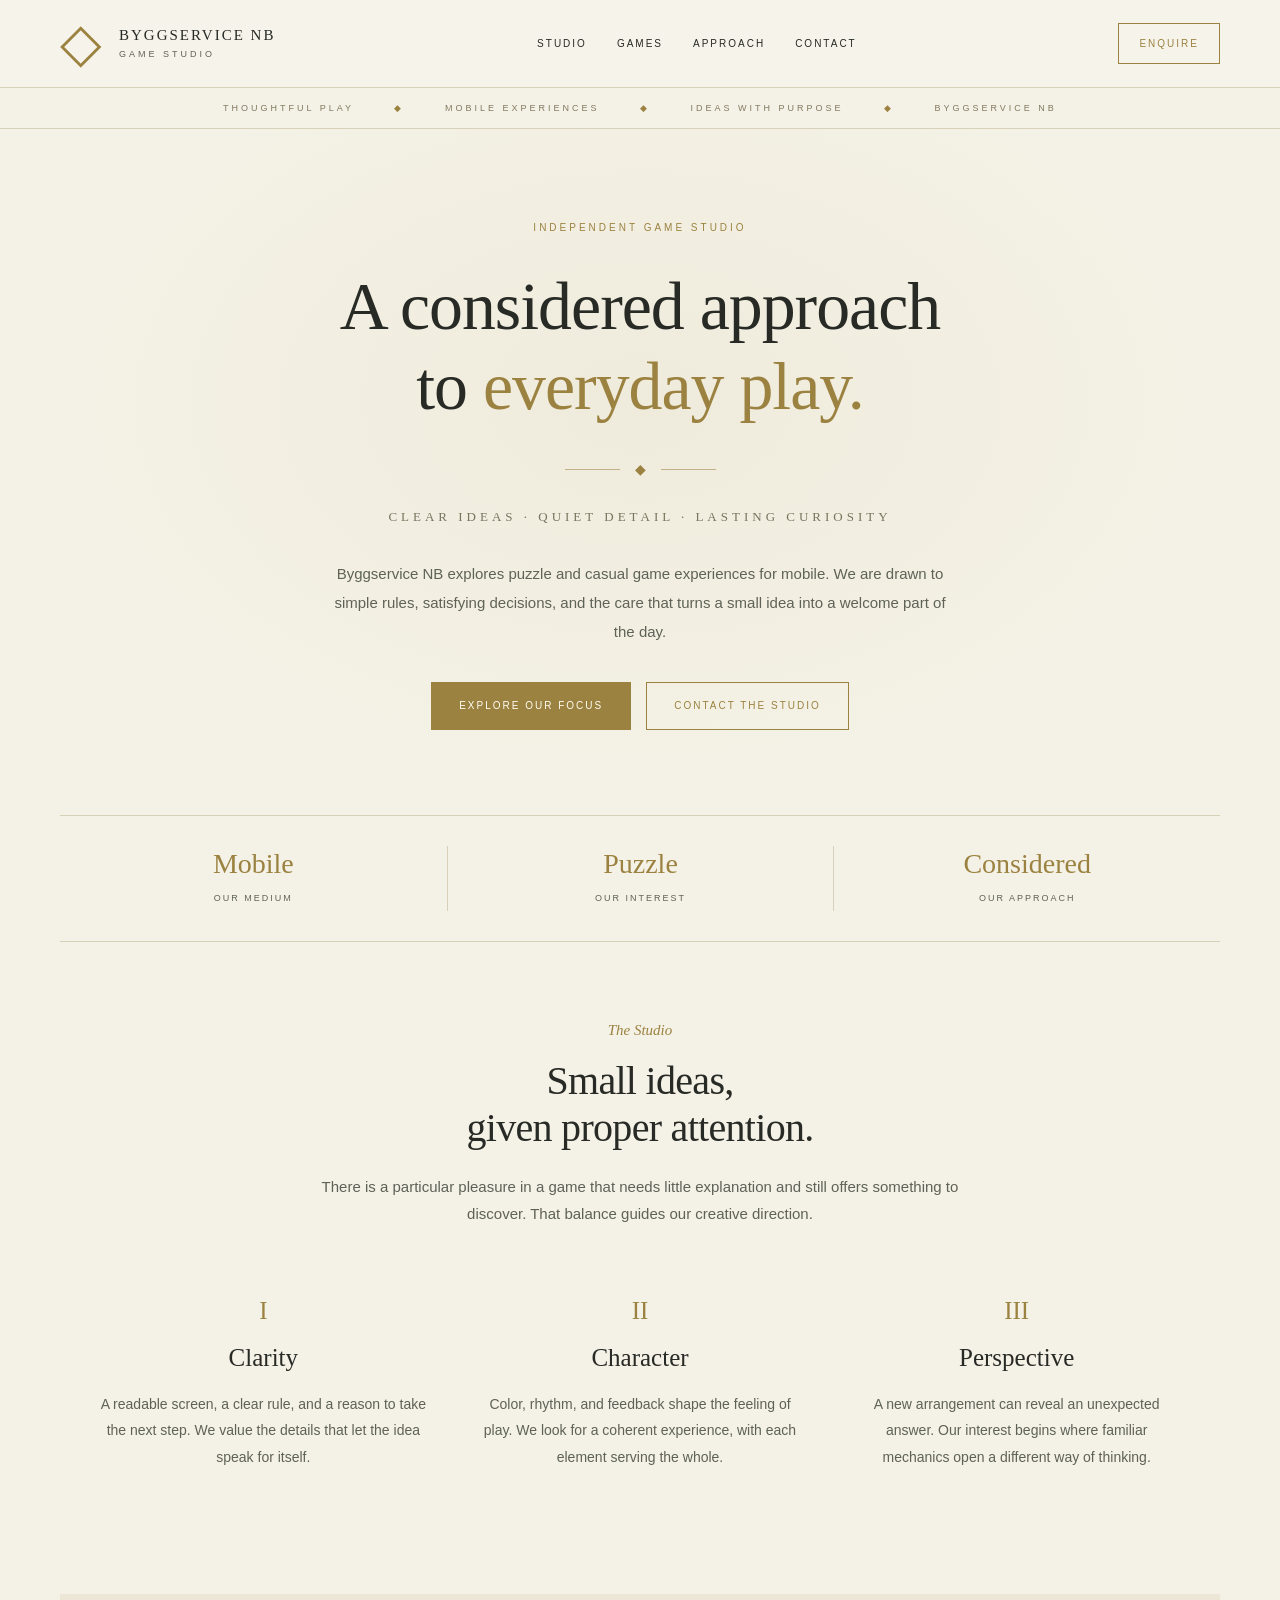
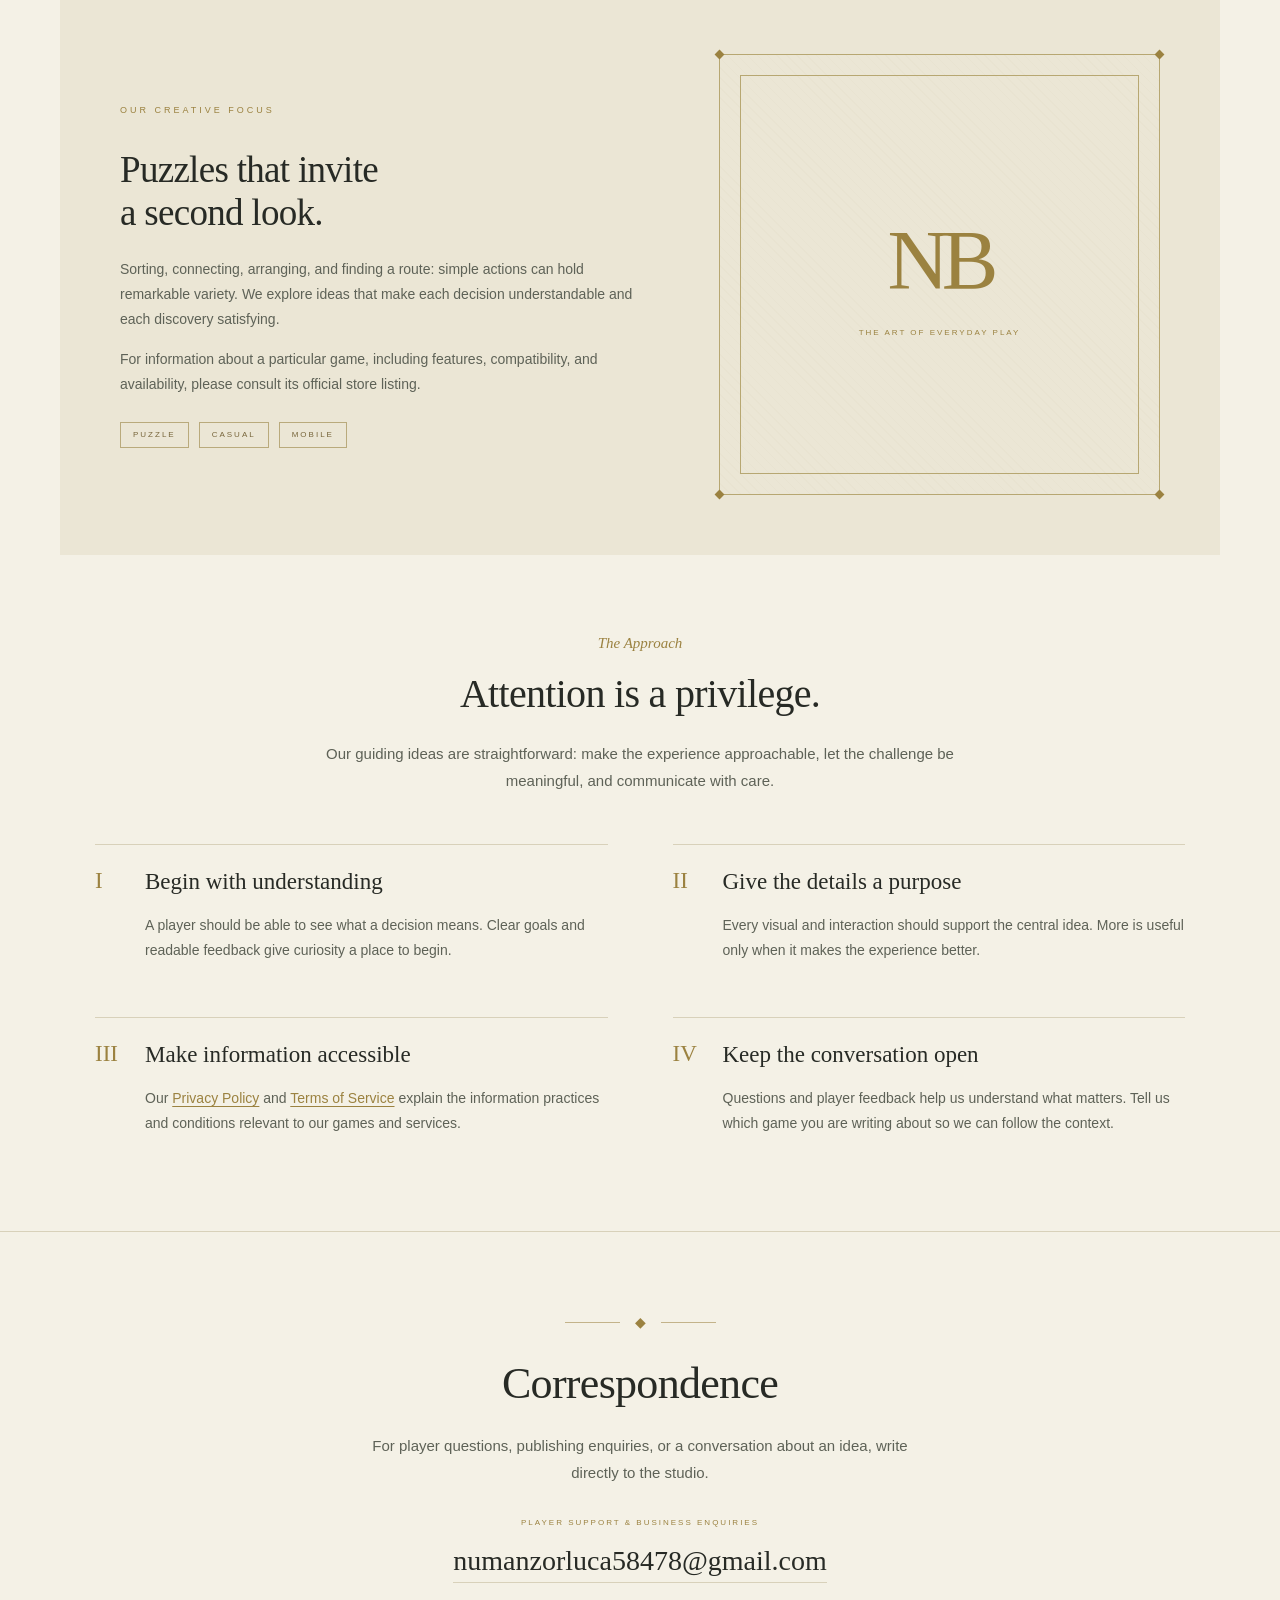
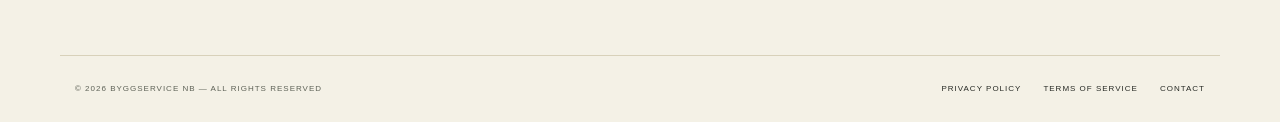
<file: index.html>
<!doctype html><html lang="en"><head><meta charset="utf-8"><meta name="viewport" content="width=device-width,initial-scale=1"><title>Thoughtful games, everyday play | Byggservice NB</title><meta name="description" content="Byggservice NB game studio. Puzzle and casual game ideas, studio information, and player contact."><meta name="theme-color" content="#f4f1e6"><link rel="stylesheet" href="/style.css"><link rel="icon" href="/favicon.svg"><link rel="canonical" href="https://byggservicenb.xyz/"></head><body><a class="skip" href="#main">Skip to content</a><header><div class="header-inner"><a class="brand" href="/"><span class="seal" aria-hidden="true">◇</span><span>BYGGSERVICE NB<small>GAME STUDIO</small></span></a><nav aria-label="Main navigation"><a href="/#studio">Studio</a><a href="/#games">Games</a><a href="/#approach">Approach</a><a href="/#contact">Contact</a></nav><a class="enquire" href="/#contact">Enquire</a></div></header><main id="main"><div class="ribbon" aria-hidden="true">THOUGHTFUL PLAY <span>◆</span> MOBILE EXPERIENCES <span>◆</span> IDEAS WITH PURPOSE <span>◆</span> BYGGSERVICE NB</div><section class="hero"><p class="eyebrow">Independent game studio</p><h1>A considered approach<br>to <em>everyday play.</em></h1><div class="ornament" aria-hidden="true"><span></span>◆<span></span></div><p class="hero-motto">CLEAR IDEAS · QUIET DETAIL · LASTING CURIOSITY</p><p class="hero-copy">Byggservice NB explores puzzle and casual game experiences for mobile. We are drawn to simple rules, satisfying decisions, and the care that turns a small idea into a welcome part of the day.</p><div class="actions"><a class="button primary" href="#games">Explore our focus</a><a class="button" href="#contact">Contact the studio</a></div></section><div class="descriptor-strip"><div><strong>Mobile</strong><span>Our medium</span></div><div><strong>Puzzle</strong><span>Our interest</span></div><div><strong>Considered</strong><span>Our approach</span></div></div><section class="section" id="studio"><div class="section-intro"><p class="chapter">The Studio</p><h2>Small ideas,<br>given proper attention.</h2><p>There is a particular pleasure in a game that needs little explanation and still offers something to discover. That balance guides our creative direction.</p></div><div class="studio-columns"><article><span class="roman">I</span><h3>Clarity</h3><p>A readable screen, a clear rule, and a reason to take the next step. We value the details that let the idea speak for itself.</p></article><article><span class="roman">II</span><h3>Character</h3><p>Color, rhythm, and feedback shape the feeling of play. We look for a coherent experience, with each element serving the whole.</p></article><article><span class="roman">III</span><h3>Perspective</h3><p>A new arrangement can reveal an unexpected answer. Our interest begins where familiar mechanics open a different way of thinking.</p></article></div></section><section class="games-section" id="games"><div class="games-copy"><p class="eyebrow">Our creative focus</p><h2>Puzzles that invite<br>a second look.</h2><p>Sorting, connecting, arranging, and finding a route: simple actions can hold remarkable variety. We explore ideas that make each decision understandable and each discovery satisfying.</p><p>For information about a particular game, including features, compatibility, and availability, please consult its official store listing.</p><div class="tags"><span>Puzzle</span><span>Casual</span><span>Mobile</span></div></div><div class="monogram" role="img" aria-label="Decorative Byggservice NB studio emblem"><span class="corner tl"></span><span class="corner tr"></span><span class="corner bl"></span><span class="corner br"></span><div>NB<small>THE ART OF EVERYDAY PLAY</small></div></div></section><section class="section approach" id="approach"><div class="section-intro"><p class="chapter">The Approach</p><h2>Attention is a privilege.</h2><p>Our guiding ideas are straightforward: make the experience approachable, let the challenge be meaningful, and communicate with care.</p></div><div class="principles"><article><span>I</span><div><h3>Begin with understanding</h3><p>A player should be able to see what a decision means. Clear goals and readable feedback give curiosity a place to begin.</p></div></article><article><span>II</span><div><h3>Give the details a purpose</h3><p>Every visual and interaction should support the central idea. More is useful only when it makes the experience better.</p></div></article><article><span>III</span><div><h3>Make information accessible</h3><p>Our <a href="/privacy-policy/">Privacy Policy</a> and <a href="/terms-of-service/">Terms of Service</a> explain the information practices and conditions relevant to our games and services.</p></div></article><article><span>IV</span><div><h3>Keep the conversation open</h3><p>Questions and player feedback help us understand what matters. Tell us which game you are writing about so we can follow the context.</p></div></article></div></section><section class="contact" id="contact"><div class="ornament" aria-hidden="true"><span></span>◆<span></span></div><h2>Correspondence</h2><p>For player questions, publishing enquiries, or a conversation about an idea, write directly to the studio.</p><div class="contact-details"><span>PLAYER SUPPORT &amp; BUSINESS ENQUIRIES</span><a href="mailto:numanzorluca58478@gmail.com">numanzorluca58478@gmail.com</a></div></section></main><footer><p>© 2026 BYGGSERVICE NB — ALL RIGHTS RESERVED</p><nav aria-label="Footer navigation"><a href="/privacy-policy/">Privacy Policy</a><a href="/terms-of-service/">Terms of Service</a><a href="/#contact">Contact</a></nav></footer></body></html>
</file>
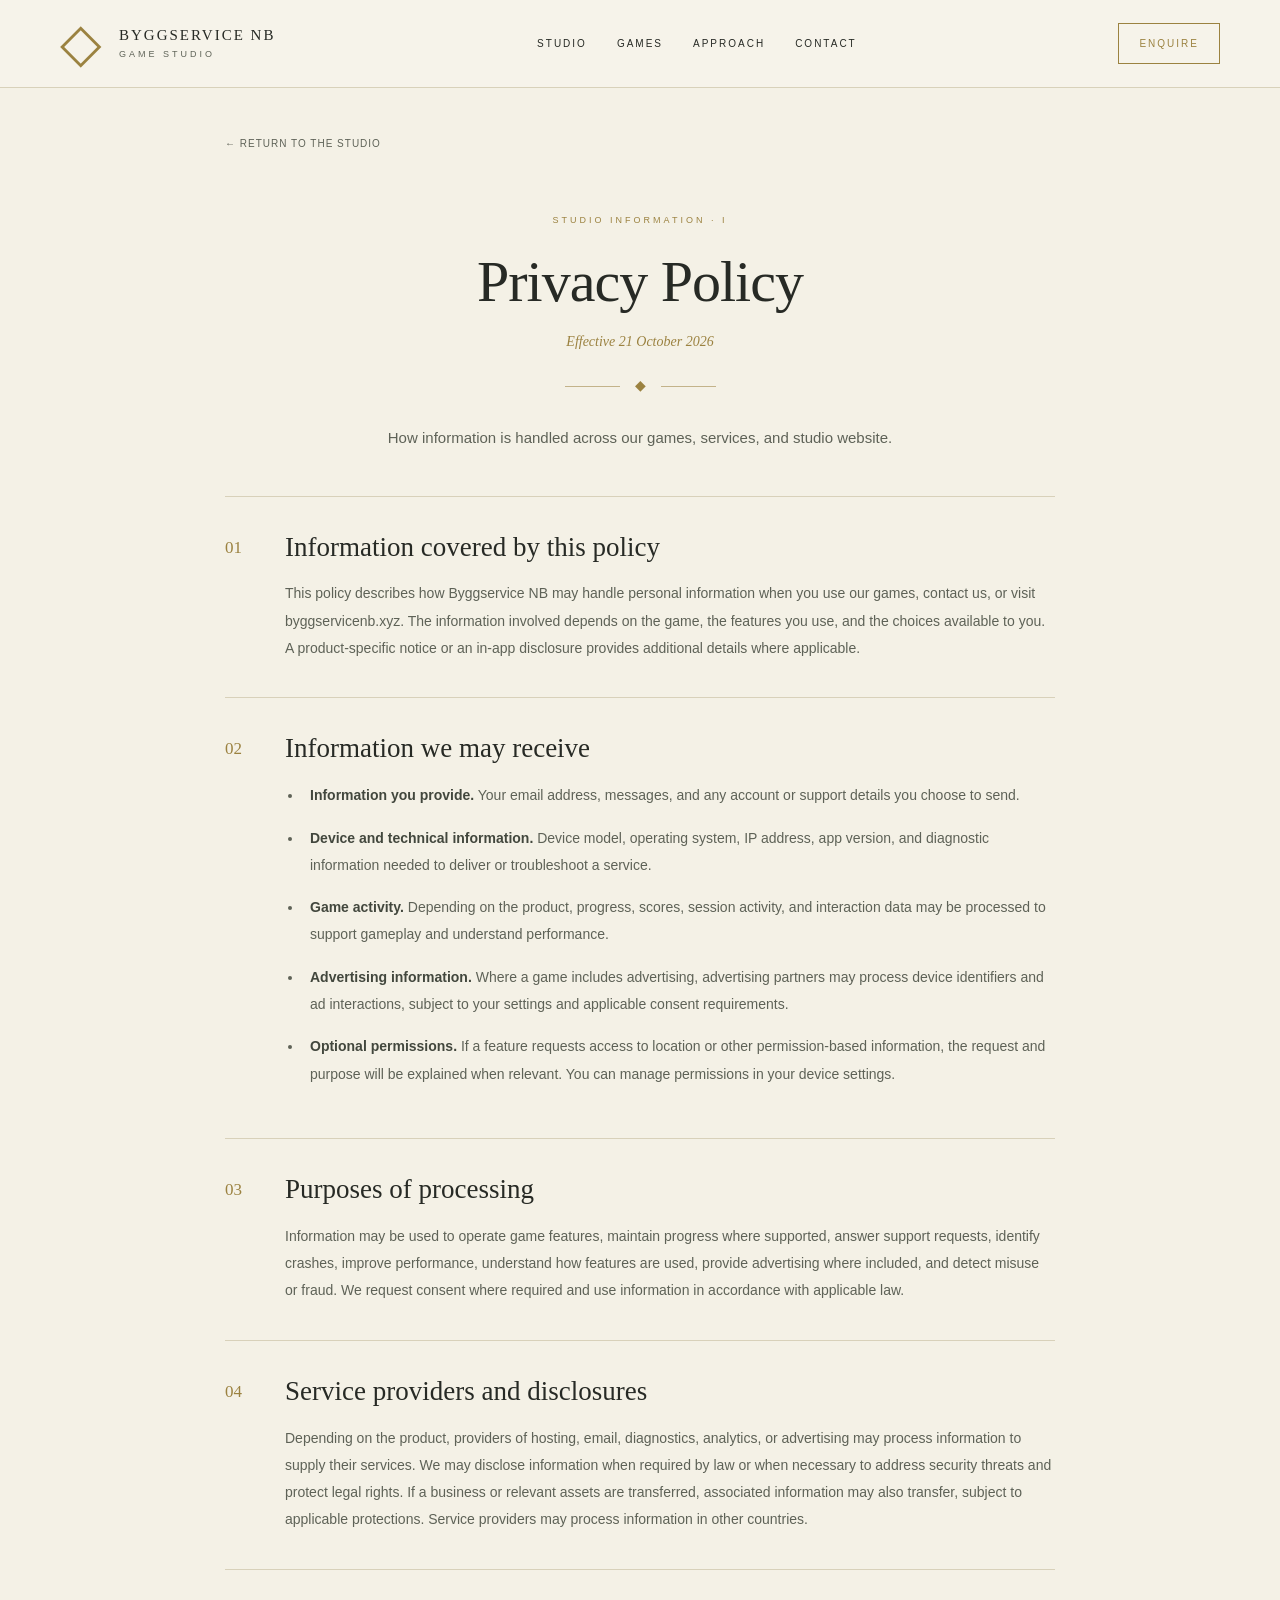
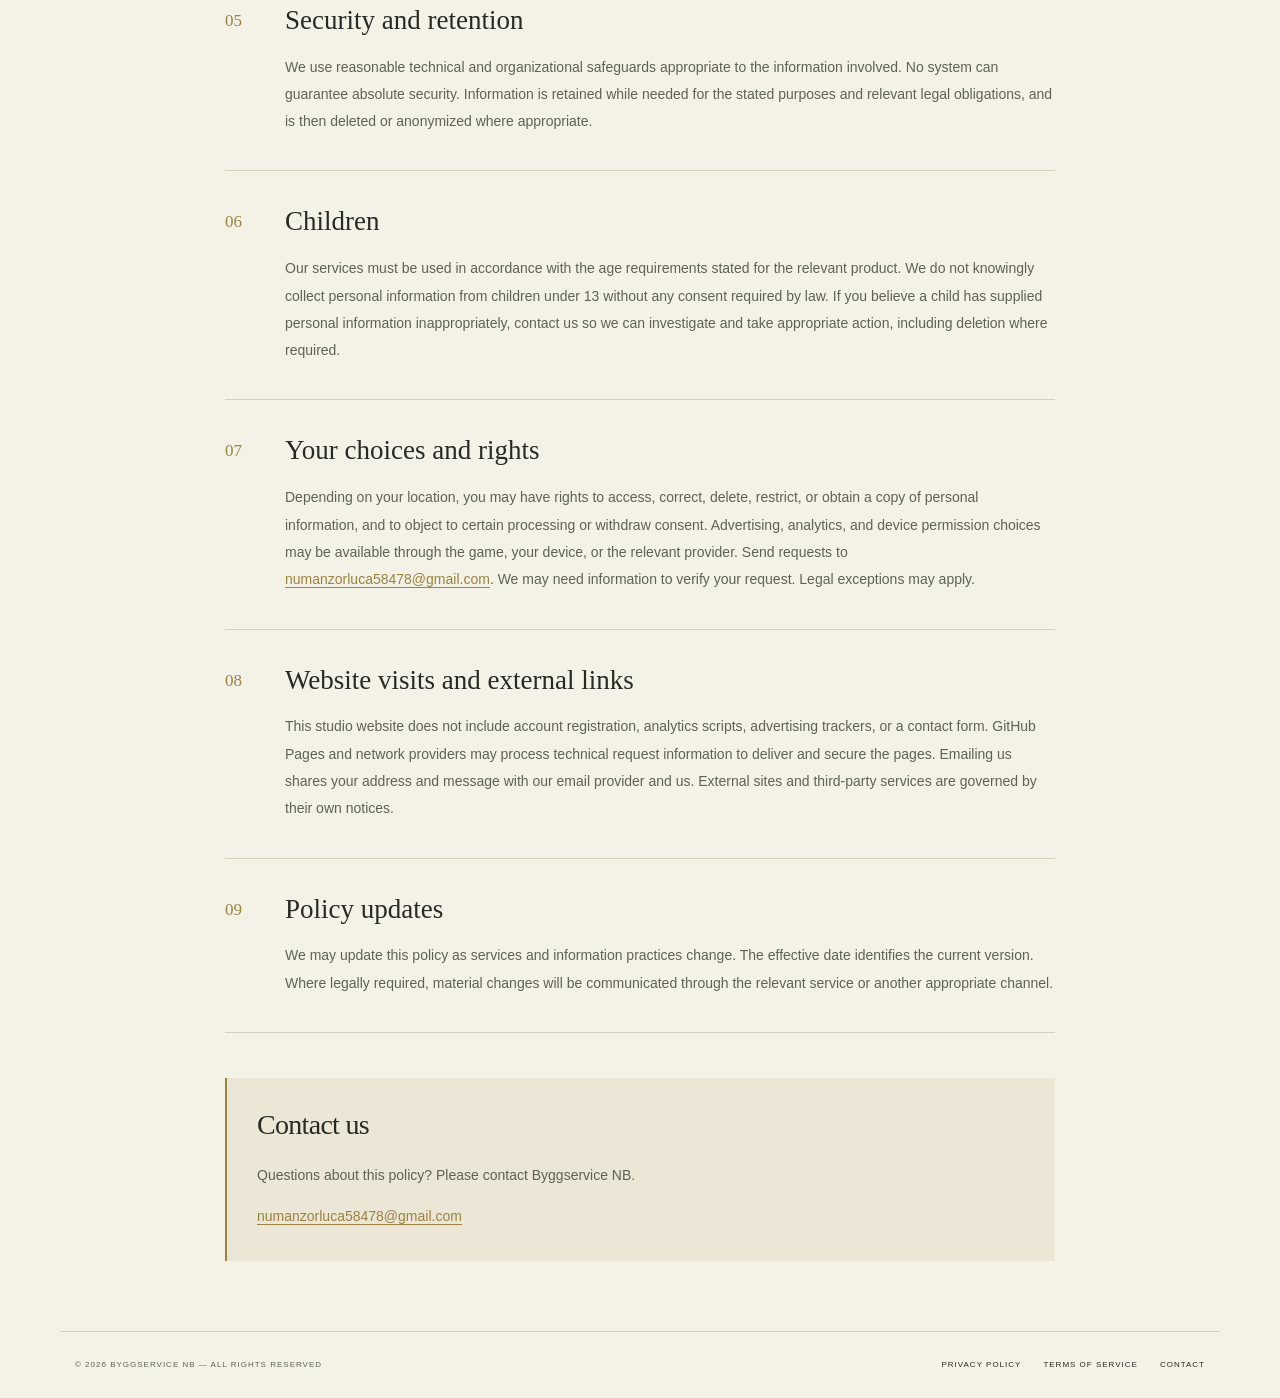
<file: privacy-policy/index.html>
<!doctype html><html lang="en"><head><meta charset="utf-8"><meta name="viewport" content="width=device-width,initial-scale=1"><title>Privacy Policy | Byggservice NB</title><meta name="description" content="How information is handled across our games, services, and studio website."><meta name="theme-color" content="#f4f1e6"><link rel="stylesheet" href="/style.css"><link rel="icon" href="/favicon.svg"><link rel="canonical" href="https://byggservicenb.xyz/privacy-policy/"></head><body><a class="skip" href="#main">Skip to content</a><header><div class="header-inner"><a class="brand" href="/"><span class="seal" aria-hidden="true">◇</span><span>BYGGSERVICE NB<small>GAME STUDIO</small></span></a><nav aria-label="Main navigation"><a href="/#studio">Studio</a><a href="/#games">Games</a><a href="/#approach">Approach</a><a href="/#contact">Contact</a></nav><a class="enquire" href="/#contact">Enquire</a></div></header><main id="main"><article class="legal"><a class="return" href="/">← Return to the studio</a><div class="legal-heading"><p class="eyebrow">Studio information · I</p><h1>Privacy Policy</h1><p class="effective">Effective 21 October 2026</p><div class="ornament" aria-hidden="true"><span></span>◆<span></span></div><p>How information is handled across our games, services, and studio website.</p></div><section class="legal-section" id="section-1"><span class="legal-number">01</span><div><h2>Information covered by this policy</h2><p>This policy describes how Byggservice NB may handle personal information when you use our games, contact us, or visit byggservicenb.xyz. The information involved depends on the game, the features you use, and the choices available to you. A product-specific notice or an in-app disclosure provides additional details where applicable.</p></div></section><section class="legal-section" id="section-2"><span class="legal-number">02</span><div><h2>Information we may receive</h2><ul><li><strong>Information you provide.</strong> Your email address, messages, and any account or support details you choose to send.</li><li><strong>Device and technical information.</strong> Device model, operating system, IP address, app version, and diagnostic information needed to deliver or troubleshoot a service.</li><li><strong>Game activity.</strong> Depending on the product, progress, scores, session activity, and interaction data may be processed to support gameplay and understand performance.</li><li><strong>Advertising information.</strong> Where a game includes advertising, advertising partners may process device identifiers and ad interactions, subject to your settings and applicable consent requirements.</li><li><strong>Optional permissions.</strong> If a feature requests access to location or other permission-based information, the request and purpose will be explained when relevant. You can manage permissions in your device settings.</li></ul></div></section><section class="legal-section" id="section-3"><span class="legal-number">03</span><div><h2>Purposes of processing</h2><p>Information may be used to operate game features, maintain progress where supported, answer support requests, identify crashes, improve performance, understand how features are used, provide advertising where included, and detect misuse or fraud. We request consent where required and use information in accordance with applicable law.</p></div></section><section class="legal-section" id="section-4"><span class="legal-number">04</span><div><h2>Service providers and disclosures</h2><p>Depending on the product, providers of hosting, email, diagnostics, analytics, or advertising may process information to supply their services. We may disclose information when required by law or when necessary to address security threats and protect legal rights. If a business or relevant assets are transferred, associated information may also transfer, subject to applicable protections. Service providers may process information in other countries.</p></div></section><section class="legal-section" id="section-5"><span class="legal-number">05</span><div><h2>Security and retention</h2><p>We use reasonable technical and organizational safeguards appropriate to the information involved. No system can guarantee absolute security. Information is retained while needed for the stated purposes and relevant legal obligations, and is then deleted or anonymized where appropriate.</p></div></section><section class="legal-section" id="section-6"><span class="legal-number">06</span><div><h2>Children</h2><p>Our services must be used in accordance with the age requirements stated for the relevant product. We do not knowingly collect personal information from children under 13 without any consent required by law. If you believe a child has supplied personal information inappropriately, contact us so we can investigate and take appropriate action, including deletion where required.</p></div></section><section class="legal-section" id="section-7"><span class="legal-number">07</span><div><h2>Your choices and rights</h2><p>Depending on your location, you may have rights to access, correct, delete, restrict, or obtain a copy of personal information, and to object to certain processing or withdraw consent. Advertising, analytics, and device permission choices may be available through the game, your device, or the relevant provider. Send requests to <a href="mailto:numanzorluca58478@gmail.com">numanzorluca58478@gmail.com</a>. We may need information to verify your request. Legal exceptions may apply.</p></div></section><section class="legal-section" id="section-8"><span class="legal-number">08</span><div><h2>Website visits and external links</h2><p>This studio website does not include account registration, analytics scripts, advertising trackers, or a contact form. GitHub Pages and network providers may process technical request information to deliver and secure the pages. Emailing us shares your address and message with our email provider and us. External sites and third-party services are governed by their own notices.</p></div></section><section class="legal-section" id="section-9"><span class="legal-number">09</span><div><h2>Policy updates</h2><p>We may update this policy as services and information practices change. The effective date identifies the current version. Where legally required, material changes will be communicated through the relevant service or another appropriate channel.</p></div></section><section class="legal-contact"><h2>Contact us</h2><p>Questions about this policy? Please contact Byggservice NB.</p><a href="mailto:numanzorluca58478@gmail.com">numanzorluca58478@gmail.com</a></section></article></main><footer><p>© 2026 BYGGSERVICE NB — ALL RIGHTS RESERVED</p><nav aria-label="Footer navigation"><a href="/privacy-policy/">Privacy Policy</a><a href="/terms-of-service/">Terms of Service</a><a href="/#contact">Contact</a></nav></footer></body></html>
</file>
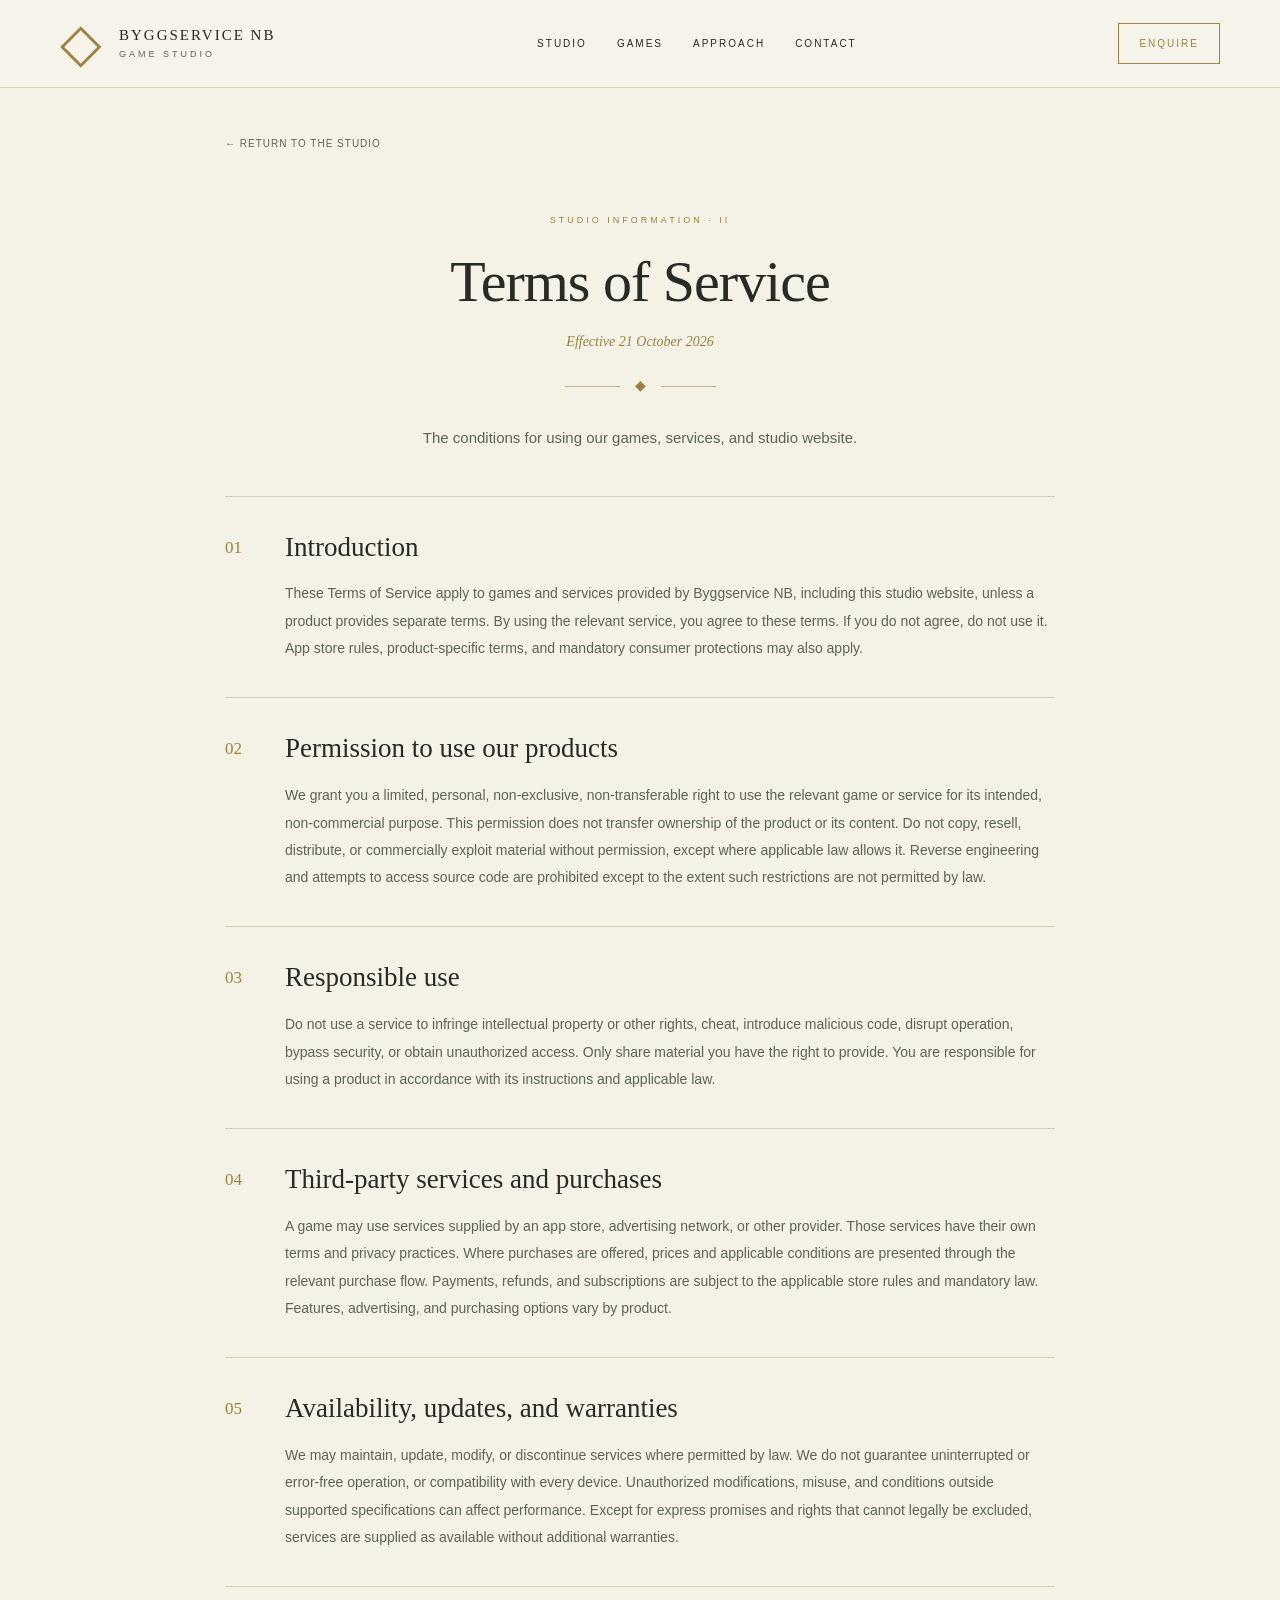
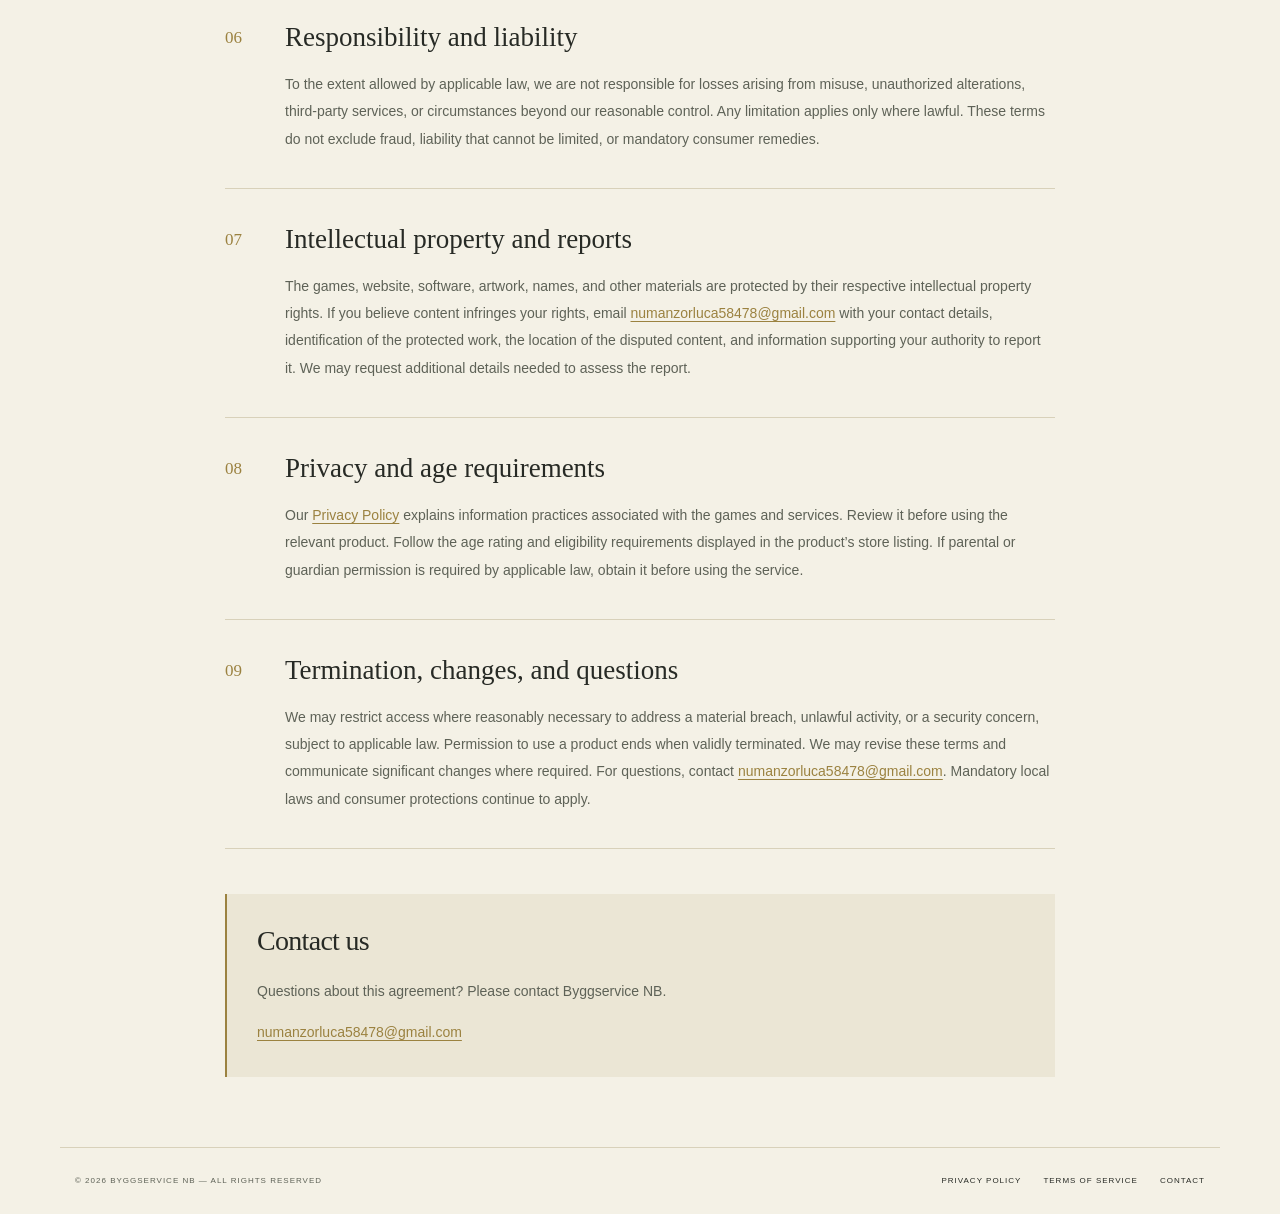
<file: terms-of-service/index.html>
<!doctype html><html lang="en"><head><meta charset="utf-8"><meta name="viewport" content="width=device-width,initial-scale=1"><title>Terms of Service | Byggservice NB</title><meta name="description" content="The conditions for using our games, services, and studio website."><meta name="theme-color" content="#f4f1e6"><link rel="stylesheet" href="/style.css"><link rel="icon" href="/favicon.svg"><link rel="canonical" href="https://byggservicenb.xyz/terms-of-service/"></head><body><a class="skip" href="#main">Skip to content</a><header><div class="header-inner"><a class="brand" href="/"><span class="seal" aria-hidden="true">◇</span><span>BYGGSERVICE NB<small>GAME STUDIO</small></span></a><nav aria-label="Main navigation"><a href="/#studio">Studio</a><a href="/#games">Games</a><a href="/#approach">Approach</a><a href="/#contact">Contact</a></nav><a class="enquire" href="/#contact">Enquire</a></div></header><main id="main"><article class="legal"><a class="return" href="/">← Return to the studio</a><div class="legal-heading"><p class="eyebrow">Studio information · II</p><h1>Terms of Service</h1><p class="effective">Effective 21 October 2026</p><div class="ornament" aria-hidden="true"><span></span>◆<span></span></div><p>The conditions for using our games, services, and studio website.</p></div><section class="legal-section" id="section-1"><span class="legal-number">01</span><div><h2>Introduction</h2><p>These Terms of Service apply to games and services provided by Byggservice NB, including this studio website, unless a product provides separate terms. By using the relevant service, you agree to these terms. If you do not agree, do not use it. App store rules, product-specific terms, and mandatory consumer protections may also apply.</p></div></section><section class="legal-section" id="section-2"><span class="legal-number">02</span><div><h2>Permission to use our products</h2><p>We grant you a limited, personal, non-exclusive, non-transferable right to use the relevant game or service for its intended, non-commercial purpose. This permission does not transfer ownership of the product or its content. Do not copy, resell, distribute, or commercially exploit material without permission, except where applicable law allows it. Reverse engineering and attempts to access source code are prohibited except to the extent such restrictions are not permitted by law.</p></div></section><section class="legal-section" id="section-3"><span class="legal-number">03</span><div><h2>Responsible use</h2><p>Do not use a service to infringe intellectual property or other rights, cheat, introduce malicious code, disrupt operation, bypass security, or obtain unauthorized access. Only share material you have the right to provide. You are responsible for using a product in accordance with its instructions and applicable law.</p></div></section><section class="legal-section" id="section-4"><span class="legal-number">04</span><div><h2>Third-party services and purchases</h2><p>A game may use services supplied by an app store, advertising network, or other provider. Those services have their own terms and privacy practices. Where purchases are offered, prices and applicable conditions are presented through the relevant purchase flow. Payments, refunds, and subscriptions are subject to the applicable store rules and mandatory law. Features, advertising, and purchasing options vary by product.</p></div></section><section class="legal-section" id="section-5"><span class="legal-number">05</span><div><h2>Availability, updates, and warranties</h2><p>We may maintain, update, modify, or discontinue services where permitted by law. We do not guarantee uninterrupted or error-free operation, or compatibility with every device. Unauthorized modifications, misuse, and conditions outside supported specifications can affect performance. Except for express promises and rights that cannot legally be excluded, services are supplied as available without additional warranties.</p></div></section><section class="legal-section" id="section-6"><span class="legal-number">06</span><div><h2>Responsibility and liability</h2><p>To the extent allowed by applicable law, we are not responsible for losses arising from misuse, unauthorized alterations, third-party services, or circumstances beyond our reasonable control. Any limitation applies only where lawful. These terms do not exclude fraud, liability that cannot be limited, or mandatory consumer remedies.</p></div></section><section class="legal-section" id="section-7"><span class="legal-number">07</span><div><h2>Intellectual property and reports</h2><p>The games, website, software, artwork, names, and other materials are protected by their respective intellectual property rights. If you believe content infringes your rights, email <a href="mailto:numanzorluca58478@gmail.com">numanzorluca58478@gmail.com</a> with your contact details, identification of the protected work, the location of the disputed content, and information supporting your authority to report it. We may request additional details needed to assess the report.</p></div></section><section class="legal-section" id="section-8"><span class="legal-number">08</span><div><h2>Privacy and age requirements</h2><p>Our <a href="/privacy-policy/">Privacy Policy</a> explains information practices associated with the games and services. Review it before using the relevant product. Follow the age rating and eligibility requirements displayed in the product’s store listing. If parental or guardian permission is required by applicable law, obtain it before using the service.</p></div></section><section class="legal-section" id="section-9"><span class="legal-number">09</span><div><h2>Termination, changes, and questions</h2><p>We may restrict access where reasonably necessary to address a material breach, unlawful activity, or a security concern, subject to applicable law. Permission to use a product ends when validly terminated. We may revise these terms and communicate significant changes where required. For questions, contact <a href="mailto:numanzorluca58478@gmail.com">numanzorluca58478@gmail.com</a>. Mandatory local laws and consumer protections continue to apply.</p></div></section><section class="legal-contact"><h2>Contact us</h2><p>Questions about this agreement? Please contact Byggservice NB.</p><a href="mailto:numanzorluca58478@gmail.com">numanzorluca58478@gmail.com</a></section></article></main><footer><p>© 2026 BYGGSERVICE NB — ALL RIGHTS RESERVED</p><nav aria-label="Footer navigation"><a href="/privacy-policy/">Privacy Policy</a><a href="/terms-of-service/">Terms of Service</a><a href="/#contact">Contact</a></nav></footer></body></html>
</file>
<file: style.css>
*{box-sizing:border-box}:root{--paper:#f4f1e6;--cream:#ebe6d5;--ink:#272a25;--text:#5e6257;--gold:#9b8240;--line:#d8d1ba}html{scroll-behavior:smooth;scroll-padding-top:35px}body{margin:0;background:var(--paper);color:var(--ink);font:16px/1.8 Arial,Helvetica,sans-serif}a{color:inherit;text-decoration:none}a:hover{color:var(--gold)}a:focus-visible{outline:2px solid var(--gold);outline-offset:5px}h1,h2,h3{font-family:Georgia,'Times New Roman',serif;font-weight:400;line-height:1.18;margin-top:0}p{margin-top:0;color:var(--text)}.skip{position:absolute;top:-100px;left:20px;padding:10px;background:var(--ink);color:white;z-index:10}.skip:focus{top:8px}header{border-bottom:1px solid var(--line);background:#f7f4eccc}.header-inner{max-width:1230px;margin:auto;padding:23px 35px;display:flex;align-items:center;justify-content:space-between;gap:30px}.brand{display:flex;align-items:center;gap:15px;font:15px/1.4 Georgia,serif;letter-spacing:2px}.brand small{display:block;font:9px/1.8 Arial,sans-serif;letter-spacing:3px;color:var(--text)}.seal{font-size:54px;line-height:.7;color:var(--gold)}header nav{display:flex;gap:30px}header nav a,.enquire{font:10px/1.5 Arial,sans-serif;letter-spacing:2px;text-transform:uppercase}.enquire{padding:12px 20px;border:1px solid var(--gold);color:var(--gold)}.ribbon{border-bottom:1px solid var(--line);padding:12px 20px;text-align:center;font-size:9px;letter-spacing:3px;color:#827a60;white-space:nowrap;overflow:hidden}.ribbon span{padding:0 35px;color:var(--gold)}.hero{text-align:center;padding:90px 25px 85px;background:radial-gradient(ellipse at 50% 40%,#dfd6b535,transparent 65%)}.eyebrow{font-size:10px;letter-spacing:3px;text-transform:uppercase;color:var(--gold);margin-bottom:30px}.hero h1{font-size:clamp(42px,5.3vw,72px);letter-spacing:-1px;margin-bottom:30px}.hero h1 em{color:var(--gold);font-weight:400;font-style:normal}.ornament{display:flex;align-items:center;justify-content:center;gap:15px;color:var(--gold);font-size:14px;margin:23px 0}.ornament span{width:55px;height:1px;background:var(--gold);opacity:.55}.hero-motto{font:13px/1.8 Georgia,serif;letter-spacing:4px;color:#77755f;margin:0 0 30px}.hero-copy{font-size:15px;max-width:620px;line-height:1.95;margin:0 auto 35px}.actions{display:flex;justify-content:center;gap:15px}.button{display:inline-block;border:1px solid var(--gold);padding:15px 27px;font:10px/1.6 Arial,sans-serif;letter-spacing:2px;text-transform:uppercase;color:var(--gold)}.button.primary{color:#fffdf3;background:var(--gold)}.button:hover{background:#e9e1c9;color:var(--ink)}.descriptor-strip{border-top:1px solid var(--line);border-bottom:1px solid var(--line);max-width:1160px;margin:0 auto;display:grid;grid-template-columns:repeat(3,1fr);text-align:center;padding:30px 0}.descriptor-strip>div+div{border-left:1px solid var(--line)}.descriptor-strip strong{display:block;font:28px/1.3 Georgia,serif;color:var(--gold)}.descriptor-strip span{font-size:9px;text-transform:uppercase;letter-spacing:2px;color:var(--text)}.section{max-width:1160px;margin:auto;padding:80px 35px}.section-intro{max-width:650px;margin:0 auto 50px;text-align:center}.chapter{font:italic 15px Georgia,serif;color:var(--gold);margin-bottom:18px}h2{font-size:40px;letter-spacing:-.7px;margin-bottom:22px}.section-intro p:last-child{font-size:15px}.studio-columns{display:grid;grid-template-columns:repeat(3,1fr);gap:40px}.studio-columns article{text-align:center;padding:20px 5px}.roman{font:25px Georgia,serif;color:var(--gold);display:block;margin-bottom:18px}h3{font-size:25px;margin-bottom:18px}.studio-columns p{font-size:14px;line-height:1.9}.games-section{max-width:1160px;margin:10px auto 0;padding:60px;background:var(--cream);display:grid;grid-template-columns:1.2fr 1fr;gap:70px;align-items:center}.games-copy h2{font-size:37px}.games-copy p{font-size:14px}.games-copy .eyebrow{font-size:9px}.tags{display:flex;flex-wrap:wrap;gap:10px;margin-top:25px}.tags span{font-size:8px;letter-spacing:2px;text-transform:uppercase;border:1px solid #b9aa7c;padding:5px 12px;color:#77653a}.monogram{position:relative;aspect-ratio:1;border:1px solid #b7a772;padding:20px;background:repeating-linear-gradient(45deg,#9b824007 0px,#9b824007 1px,transparent 1px,transparent 7px)}.monogram>div{height:100%;border:1px solid #b7a772;display:flex;flex-direction:column;justify-content:center;align-items:center;font:85px Georgia,serif;letter-spacing:-7px;color:var(--gold)}.monogram small{font:8px/1.5 Arial,sans-serif;letter-spacing:2px;margin-top:18px;text-align:center}.corner{position:absolute;width:7px;height:7px;background:var(--gold);transform:rotate(45deg)}.tl{top:-4px;left:-4px}.tr{top:-4px;right:-4px}.bl{bottom:-4px;left:-4px}.br{bottom:-4px;right:-4px}.principles{display:grid;grid-template-columns:1fr 1fr;gap:40px 65px}.principles article{display:flex;gap:20px;padding-top:23px;border-top:1px solid var(--line)}.principles article>span{font:23px Georgia,serif;color:var(--gold);min-width:30px}.principles h3{font-size:23px}.principles p{font-size:14px}.principles a,.legal a{color:var(--gold);text-decoration:underline;text-underline-offset:3px}.contact{text-align:center;border-top:1px solid var(--line);padding:55px 25px 75px}.contact>p{max-width:560px;font-size:15px;margin:0 auto 30px}.contact h2{font-size:44px}.contact-details span{display:block;font-size:8px;letter-spacing:2px;color:var(--gold);margin-bottom:15px}.contact-details a{font:clamp(17px,2.4vw,28px) Georgia,serif;border-bottom:1px solid var(--line);padding-bottom:6px;overflow-wrap:anywhere}footer{max-width:1160px;margin:auto;border-top:1px solid var(--line);padding:26px 15px;display:flex;justify-content:space-between;gap:25px;font-size:8px;letter-spacing:1px;text-transform:uppercase}footer p{margin:0}footer nav{display:flex;gap:22px}.legal{max-width:900px;padding:40px 35px 70px;margin:auto}.legal .return{font-size:10px;letter-spacing:1px;text-transform:uppercase;color:var(--text);text-decoration:none}.legal-heading{padding:55px 0 45px;border-bottom:1px solid var(--line);text-align:center}.legal-heading .eyebrow{font-size:9px;margin-bottom:20px}.legal h1{font-size:clamp(38px,5vw,58px);letter-spacing:-1px;margin-bottom:18px}.effective{font:italic 14px Georgia,serif;color:var(--gold)}.legal-heading>p:last-child{font-size:15px;max-width:620px;margin:25px auto 0}.legal-section{padding:35px 0;border-bottom:1px solid var(--line);display:grid;grid-template-columns:40px 1fr;gap:20px}.legal-number{color:var(--gold);font:17px Georgia,serif;padding-top:6px}.legal-section h2{font-size:27px;letter-spacing:0;margin-bottom:17px}.legal-section p,.legal-section li{font-size:14px;line-height:1.95;color:var(--text)}.legal-section ul{margin:0;padding-left:18px}.legal-section li{padding-left:7px;margin-bottom:15px}.legal-section p:last-child{margin:0}.legal-section strong{color:#42473d;font-weight:600}.legal-contact{margin-top:45px;padding:30px;background:var(--cream);border-left:2px solid var(--gold)}.legal-contact h2{font-size:28px}.legal-contact p{font-size:14px}.legal-contact a{font-size:14px;overflow-wrap:anywhere}@media(max-width:800px){.header-inner{padding:20px 25px;flex-wrap:wrap;gap:22px}.brand{font-size:13px}.seal{font-size:45px}header nav{order:3;justify-content:center;width:100%;gap:28px;border-top:1px solid var(--line);padding-top:18px}.enquire{font-size:9px;padding:10px 13px}.ribbon{font-size:8px;letter-spacing:2px}.ribbon span{padding:0 15px}.hero{padding:65px 25px}.hero h1{font-size:48px}.hero-motto{font-size:10px;letter-spacing:2px}.games-section{margin:0 25px;padding:35px;gap:35px}.monogram>div{font-size:60px}.monogram small{font-size:6px;letter-spacing:1px}.studio-columns{gap:25px}.principles{gap:30px}.section{padding:65px 25px}footer{margin:0 25px;flex-direction:column;text-align:center;align-items:center}}@media(max-width:540px){.header-inner{padding:20px}.brand{font-size:12px;letter-spacing:1.5px}.brand small{font-size:8px}.seal{font-size:43px}.hero h1{font-size:42px}.hero{padding:55px 20px}.hero-copy{font-size:14px}.eyebrow{font-size:9px;letter-spacing:2px}.hero-motto{font-size:9px;letter-spacing:1.5px}.actions{gap:12px;flex-direction:column;align-items:center}.button{min-width:220px;padding:14px 18px}.ribbon{font-size:7px;letter-spacing:1.5px}.descriptor-strip{margin:0 20px;padding:25px 0}.descriptor-strip strong{font-size:22px}.descriptor-strip span{font-size:7px;letter-spacing:1px}.section{padding:55px 25px}h2{font-size:33px}.section-intro{margin-bottom:25px}.studio-columns{grid-template-columns:1fr;gap:0}.studio-columns article{border-bottom:1px solid var(--line);padding:30px 5px 15px}.studio-columns article:last-child{border-bottom:0}.studio-columns p{max-width:330px;margin:auto auto 20px}.games-section{grid-template-columns:1fr;padding:30px;margin:0 20px}.games-copy h2{font-size:31px}.monogram{max-width:280px;width:100%;justify-self:center}.monogram>div{font-size:75px}.monogram small{font-size:7px}.principles{grid-template-columns:1fr;gap:12px}.principles h3{font-size:24px}.contact h2{font-size:36px}.contact{padding:35px 25px 55px}.legal{padding:25px 22px 50px}.legal-heading{padding:40px 0 30px}.legal h1{font-size:43px}.legal-section{grid-template-columns:25px 1fr;gap:12px;padding:30px 0}.legal-section h2{font-size:26px}.legal-section p,.legal-section li{font-size:14px;overflow-wrap:anywhere}.legal-number{font-size:15px}.legal-contact{padding:25px 20px}footer{font-size:7px;line-height:1.8}footer nav{gap:18px}}@media(prefers-reduced-motion:reduce){html{scroll-behavior:auto}}
</file>
